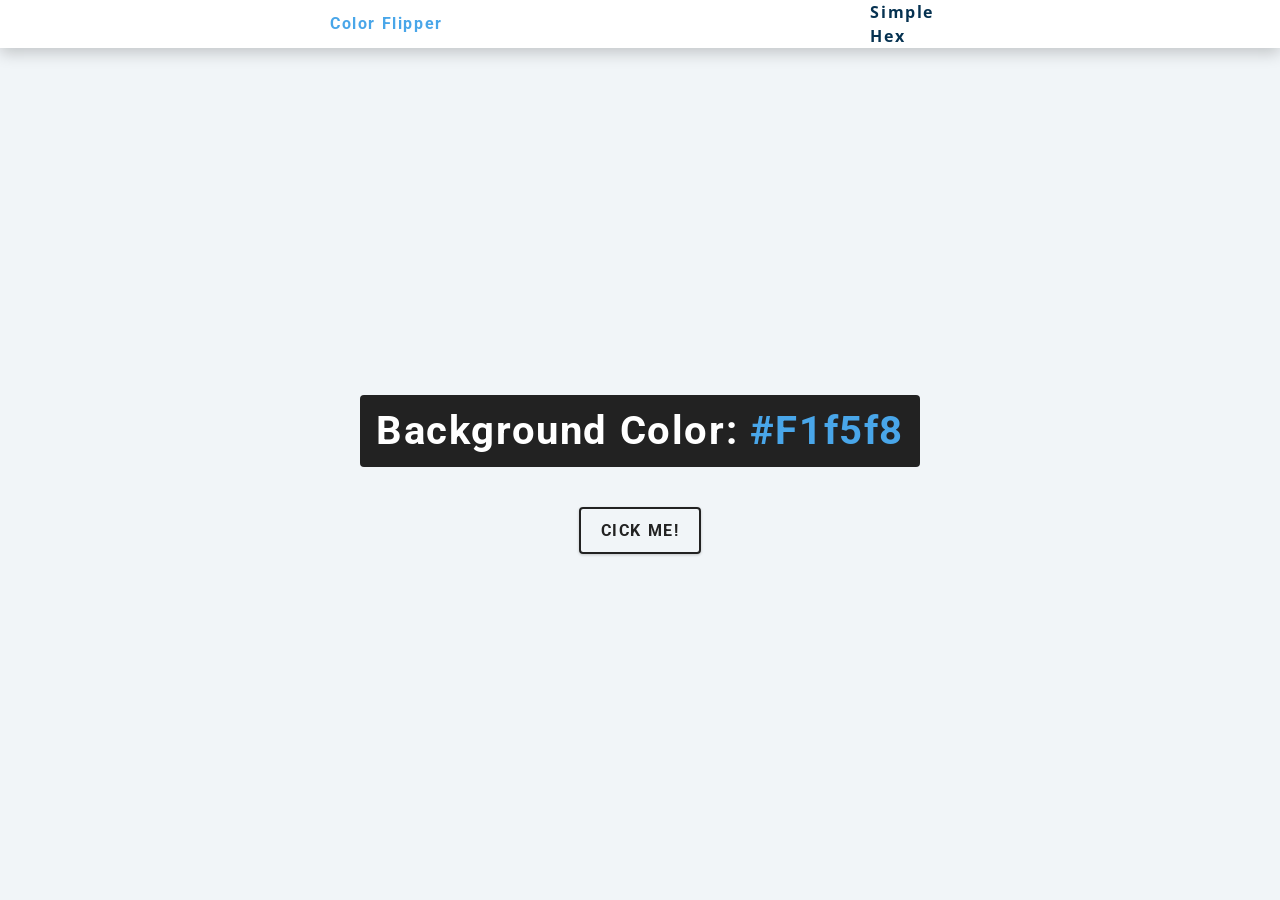
<file: Color-Flipper/index.html>
<!DOCTYPE html>
<html lang="en">
  <head>
    <meta charset="UTF-8" />
    <meta name="viewport" content="width=device-width, initial-scale=1.0" />
    <title>Color Flipper || Simple</title>

    <!-- styles -->
    <link rel="stylesheet" href="styles.css" />
  </head>
  <body>
    <nav>
      <div class="nav-center">
        <h4>Color flipper</h4>
        <ul>
          <li>
            <a href="index.html">Simple</a>
          </li>
          <li>
            <a href="hex.html">Hex</a>
          </li>
        </ul>
      </div>
    </nav>
    <main>
      <div class="container">
        <h2>Background Color: <span class="color">
          #f1f5f8
        </span></h2>
        <button class="btn btn-hero" id="btn">Cick Me!</button>
      </div>
    </main>
    <!-- javascript -->
    <script src="app.js"></script>
  </body>
</html>
</file>
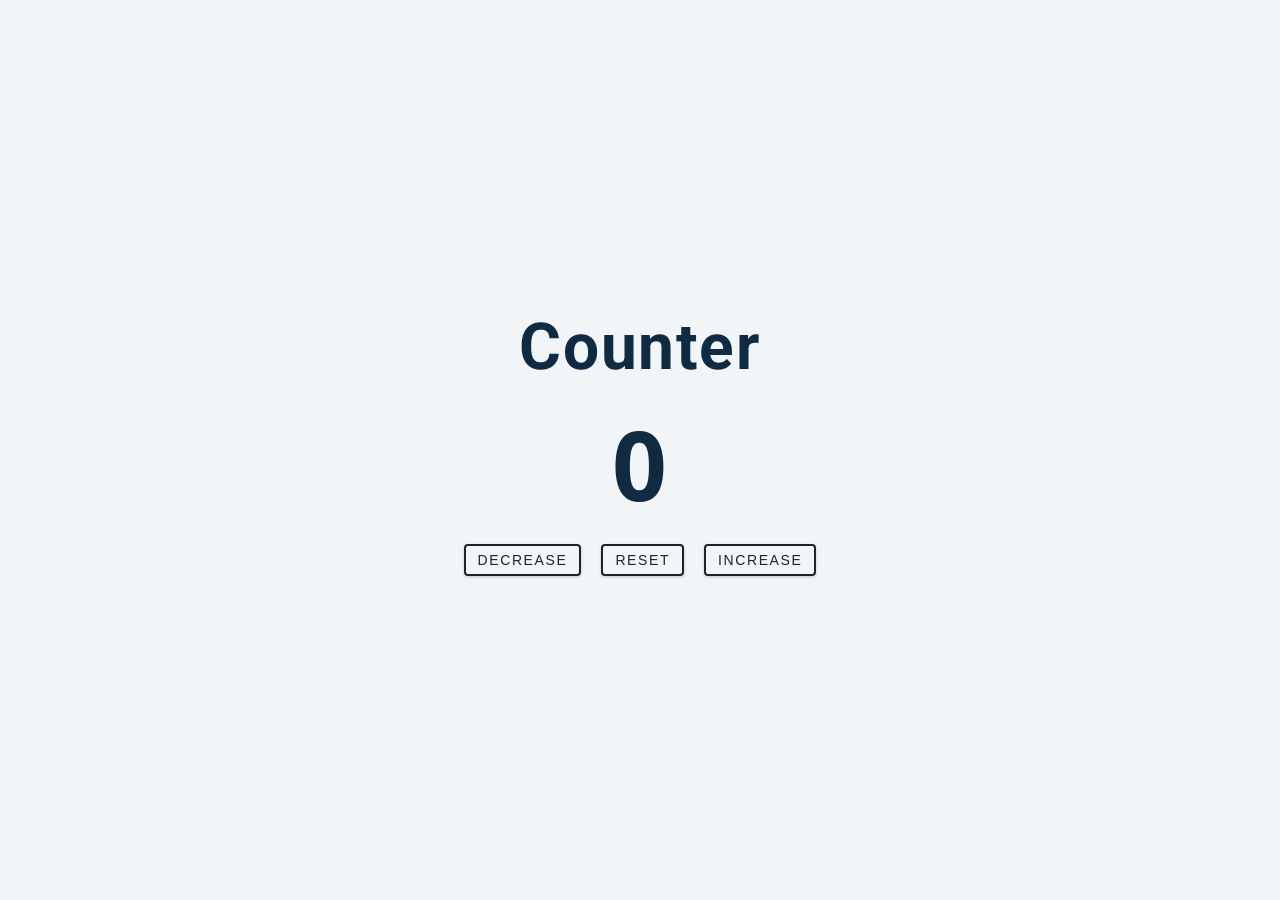
<file: Counter/index.html>
<!DOCTYPE html>
<html lang="en">
  <head>
    <meta charset="UTF-8" />
    <meta name="viewport" content="width=device-width, initial-scale=1.0" />
    <title>Counter</title>

    <!-- styles -->
    <link rel="stylesheet" href="styles.css" />
  </head>
  <body>
    <main>
      <div class="container">
        <h1>Counter</h1>
        <span id="value">0</span>
        <div class="button-container">
          <button class="btn decrease">Decrease</button>
          <button class="btn reset">Reset</button>
          <button class="btn increase">Increase</button>
        </div>
      </div>
    </main>
    <!-- javascript -->
    <script src="app.js"></script>
  </body>
</html>
</file>
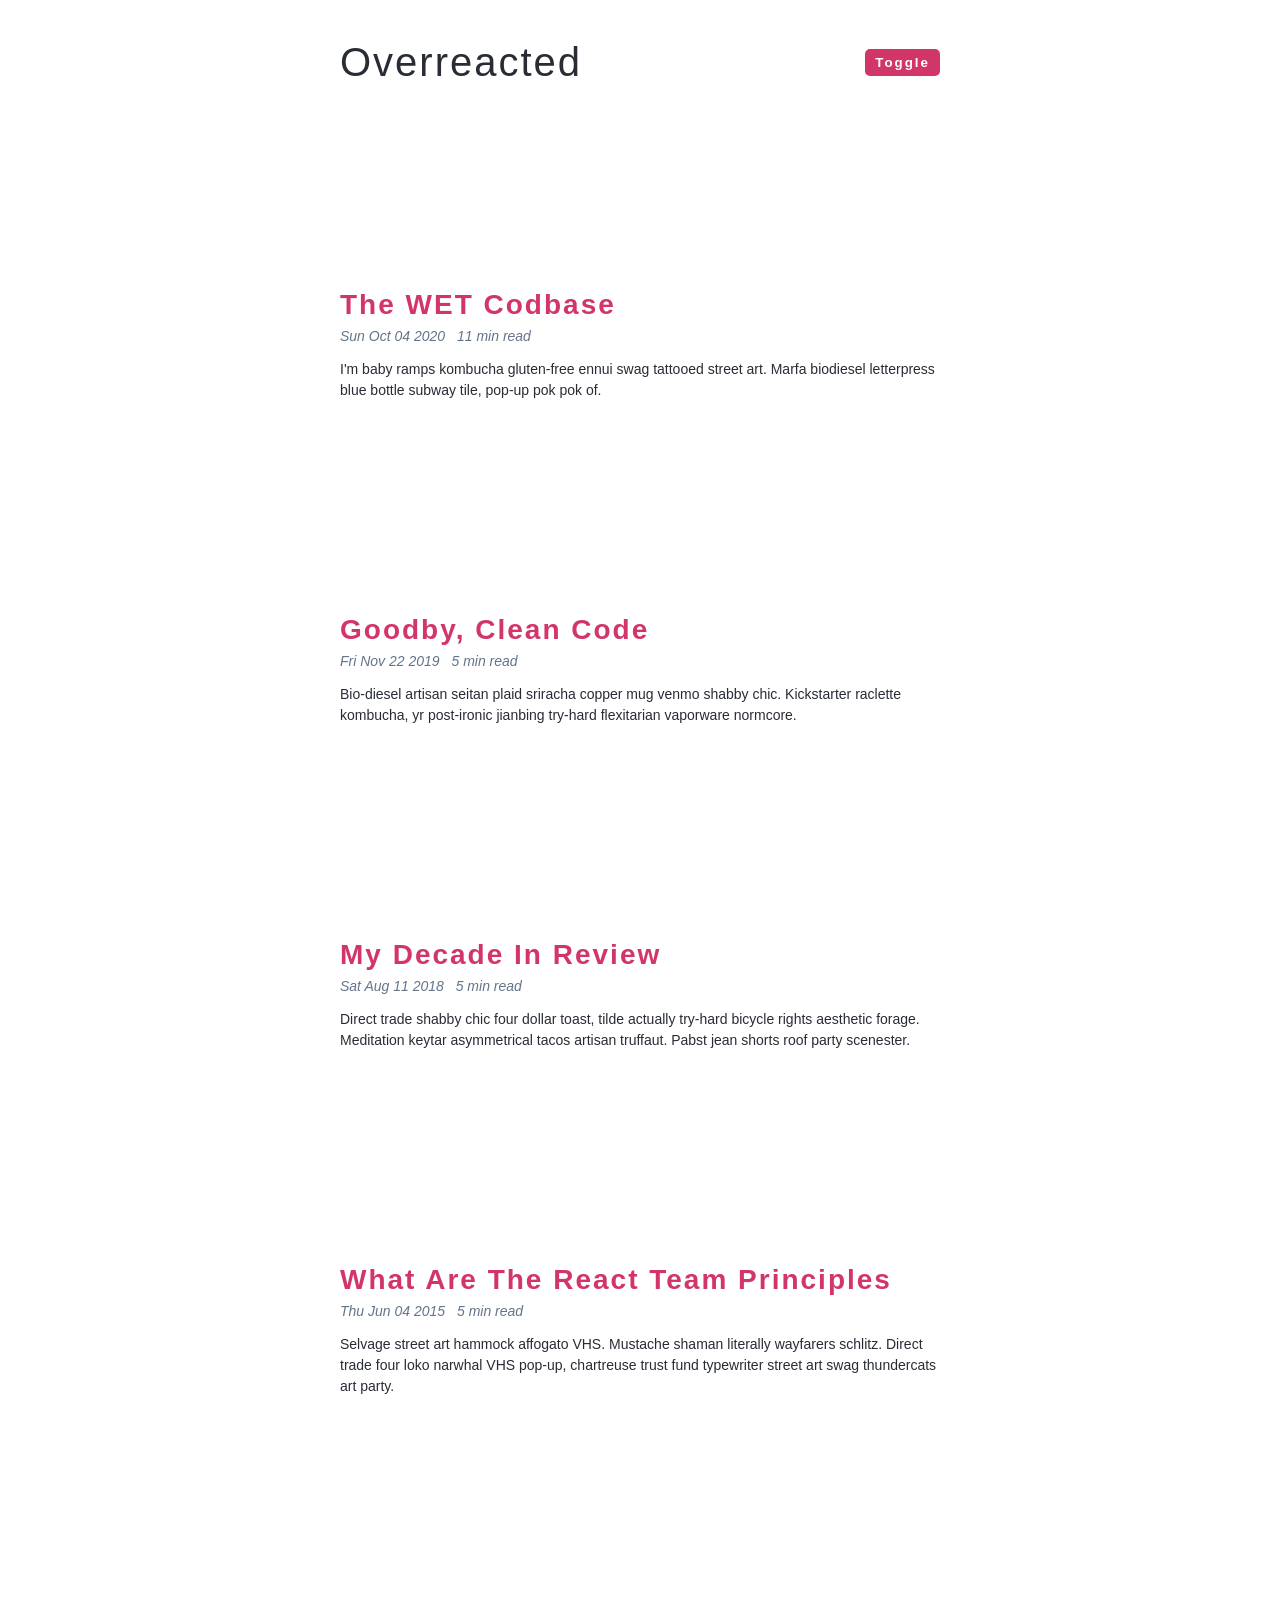
<file: Dark-mode/index.html>
<!DOCTYPE html>
<html lang="en">
  <head>
    <meta charset="UTF-8" />
    <meta http-equiv="X-UA-Compatible" content="IE=edge" />
    <meta name="viewport" content="width=device-width, initial-scale=1.0" />
    <title>Dark Mode</title>
    <link rel="stylesheet" href="./styles.css" />
  </head>
  <body>
    <nav>
      <div class="nav-center">
        <span>Overreacted</span>
        <button class="btn">Toggle</button>

      </div>
    </nav>
    <section class="articles">
      <article class="post">
        <h2>Post Title</h2>
        <div class="post-info">
          <span>Date</span> <span>5 min read</span>
        </div>
        <p>Lorem ipsum dolor sit amet consectetur adipisicing elit. Distinctio autem, dicta eius fugit dignissimos voluptatem pariatur? Animi rerum voluptas rem nam! Esse, accusantium?</p>
      </article>
    </section>   
    <script src="./data.js"></script>
    <script src="./app.js"></script>
  </body>
</html>
</file>
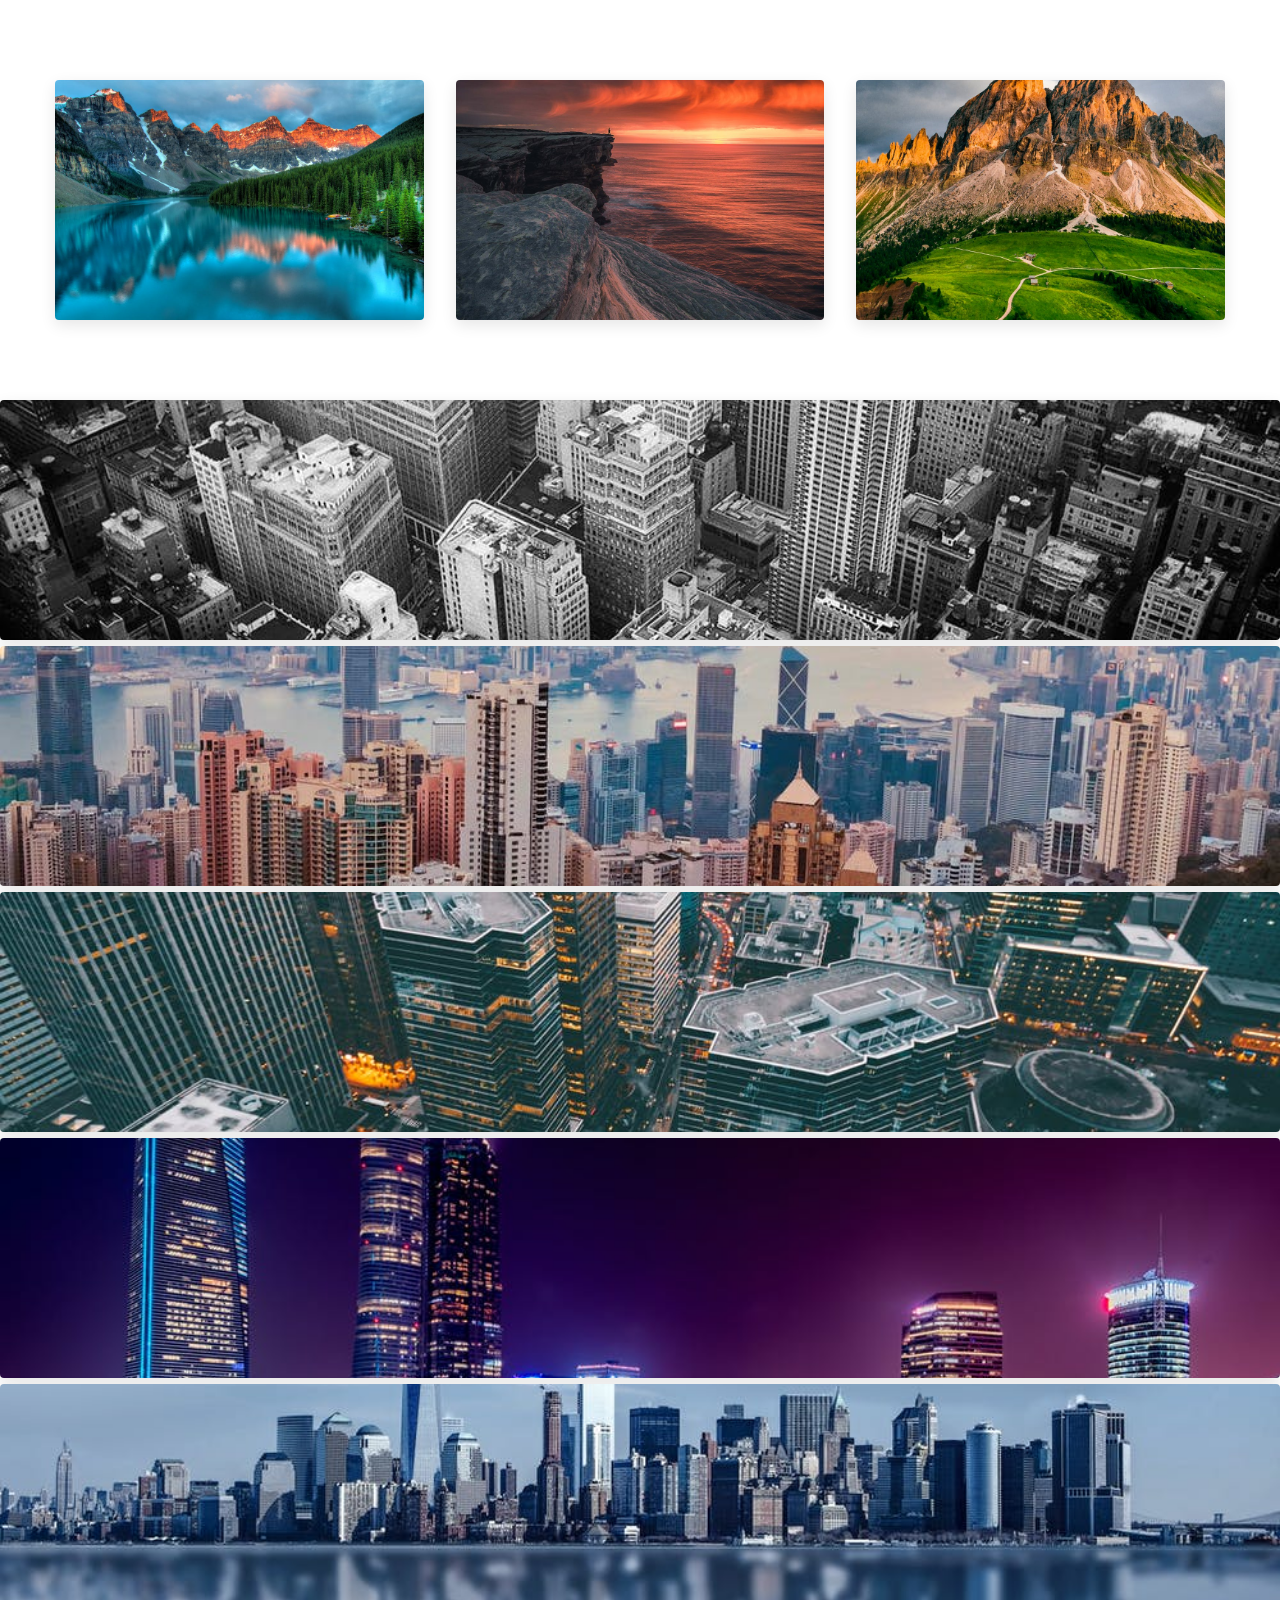
<file: gallery/index.html>
<!DOCTYPE html>
<html lang="en">
  <head>
    <meta charset="UTF-8" />
    <meta name="viewport" content="width=device-width, initial-scale=1.0" />
    <title>Gallery Starter</title>
    <!-- font-awesome -->
    <link
      rel="stylesheet"
      href="https://cdnjs.cloudflare.com/ajax/libs/font-awesome/5.14.0/css/all.min.css"
    />
    <!-- styles -->
    <link rel="stylesheet" href="styles.css" />
  </head>
  <body>
    <!-- Nature -->
    <section class="section nature">
      <img
        src="./images/nature-1.jpeg"
        alt="nature"
        title="nature-1"
        class="img"
        data-id="1"
      />
      <img
        src="./images/nature-2.jpeg"
        alt="nature"
        title="nature-2"
        class="img"
        data-id="2"
      />
      <img
        src="./images/nature-3.jpeg"
        alt="nature"
        title="nature-3"
        class="img"
        data-id="3"
      />
    </section>
    <!-- city-->
    <section class="sections city">
      <img
        src="./images/city-1.jpeg"
        alt="city"
        title="city-1"
        class="img"
        data-id="1"
      />
      <img
        src="./images/city-2.jpeg"
        alt="city"
        title="city-2"
        class="img"
        data-id="2"
      />
      <img
        src="./images/city-3.jpeg"
        alt="city"
        title="city-3"
        class="img"
        data-id="3"
      />
      <img
        src="./images/city-4.jpeg"
        alt="city"
        title="city-4"
        class="img"
        data-id="4"
      />
      <img
        src="./images/city-5.jpeg"
        alt="city"
        title="city-5"
        class="img"
        data-id="5"
      />
    </section>
    <!-- Modal -->
    <div class="modal">
      <button class="close-btn">
        <i class="fas fa-times"></i>
      </button>
      <div class="modal-content">
        <!-- prev next button -->
        <button class="prev-btn">
          <i class="fas fa-chevron-left"></i></button
        ><button class="next-btn">
          <i class="fas fa-chevron-right"></i>
        </button>
        <!-- content -->
        <img src="./images/city-1.jpeg" alt="city" class="main-img" />
        <h3 class="image-name">Image Name</h3>
        <div class="modal-images">
          <img
            src="./images/city-5.jpeg"
            alt="city"
            title="city-5"
            class="modal-img selected"
            data-id="5"
          />
        </div>
      </div>
    </div>
    <!-- Javascript -->
    <script src="app.js"></script>
  </body>
</html>
</file>
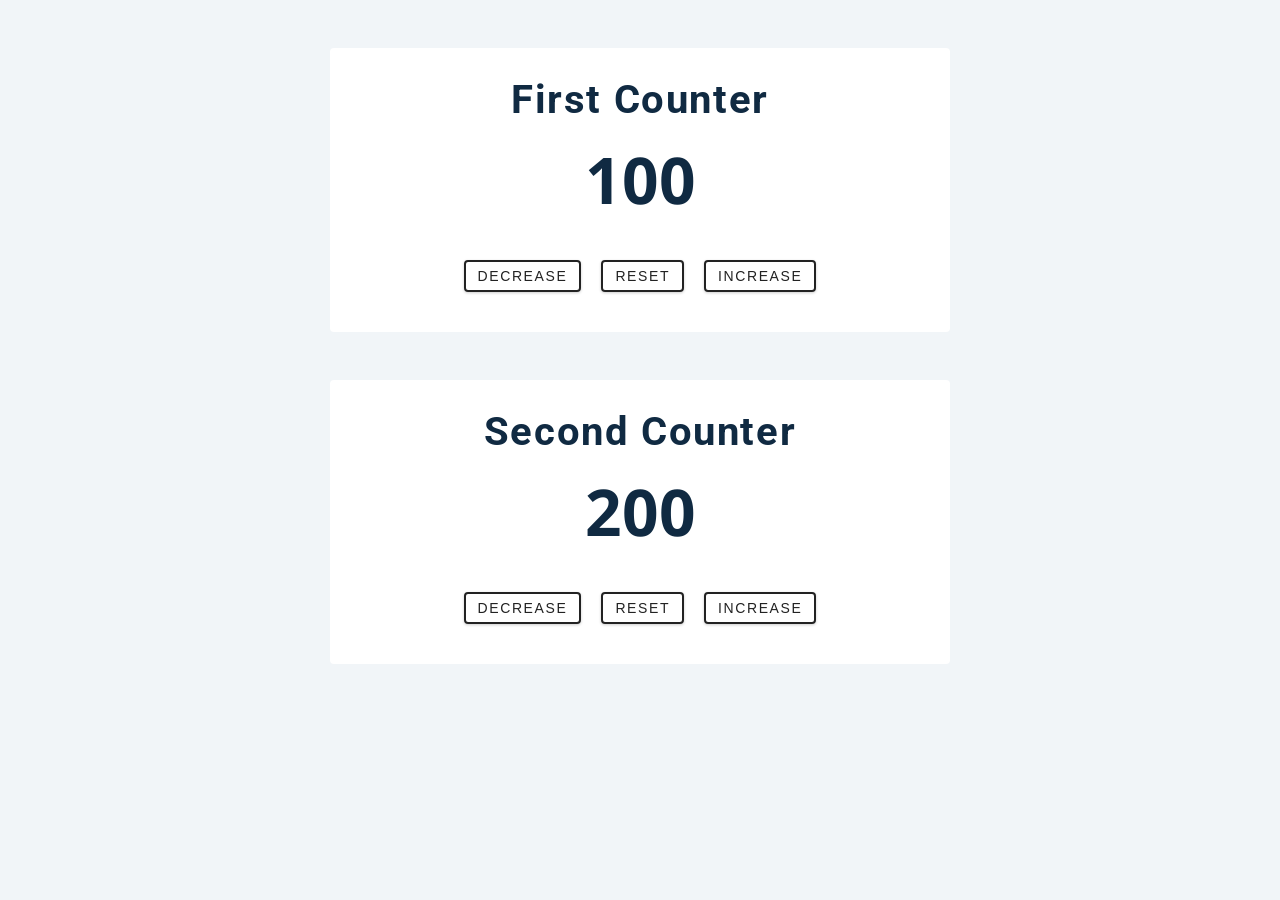
<file: NewCounter/index.html>
<!DOCTYPE html>
<html lang="en">
  <head>
    <meta charset="UTF-8" />
    <meta name="viewport" content="width=device-width, initial-scale=1.0" />
    <title>Counter</title>
    <link rel="stylesheet" href="styles.css" />
  </head>
  <body>
    <!-- First counter -->
    <div class="container first-counter">
      <h2>First Counter</h2>
      <span class="value">0</span>
      <div class="button-container">
      <button class="btn decrease">Decrease</button>
      <button class="btn reset">reset</button>
      <button class="btn increase">increase</button>
      </div>
    </div>
    <!-- Second counter -->
    <div class="container second-counter">
      <h2>Second Counter</h2>
      <span class="value">0</span>
      <div class="button-container">
        <button class="btn decrease">decrease</button>
        <button class="btn reset">reset</button>
        <button class="btn increase">increase</button>
      </div>
    </div>
    <script src="app-class.js"></script>
  </body>
</html>
</file>
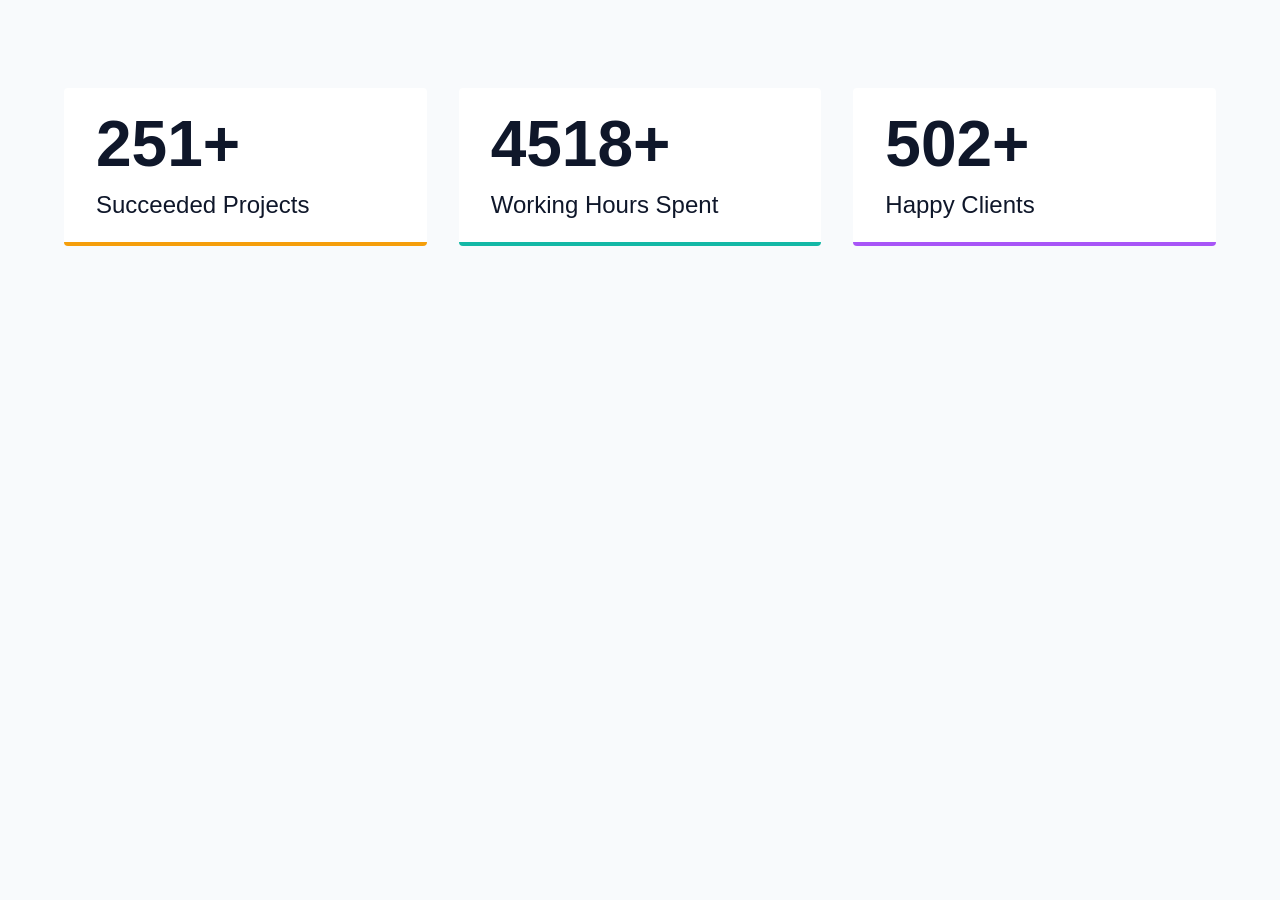
<file: Numbers/index.html>
<!DOCTYPE html>
<html lang="en">
  <head>
    <meta charset="UTF-8" />
    <meta http-equiv="X-UA-Compatible" content="IE=edge" />
    <meta name="viewport" content="width=device-width, initial-scale=1.0" />
    <title>Numbers Starter</title>
    <link rel="stylesheet" href="./styles.css" />
  </head>
  <body>
    <section class="section">
      <!-- single number -->
      <article class="article">
        <span class="number" data-value="500">0</span>
        <p>Succeeded Projects</p>
      </article>
      <!-- end of single number -->
      <!-- single number -->
      <article class="article">
        <span class="number" data-value="17140">0</span>
        <p>Working Hours Spent</p>
      </article>
      <!-- end of single number -->
      <!-- single number -->
      <article class="article">
        <span class="number" data-value="1500">0</span>
        <p>Happy Clients</p>
      </article>
      <!-- end of single number -->
    </section>
    <script src="./app.js"></script>
  </body>
</html>
</file>
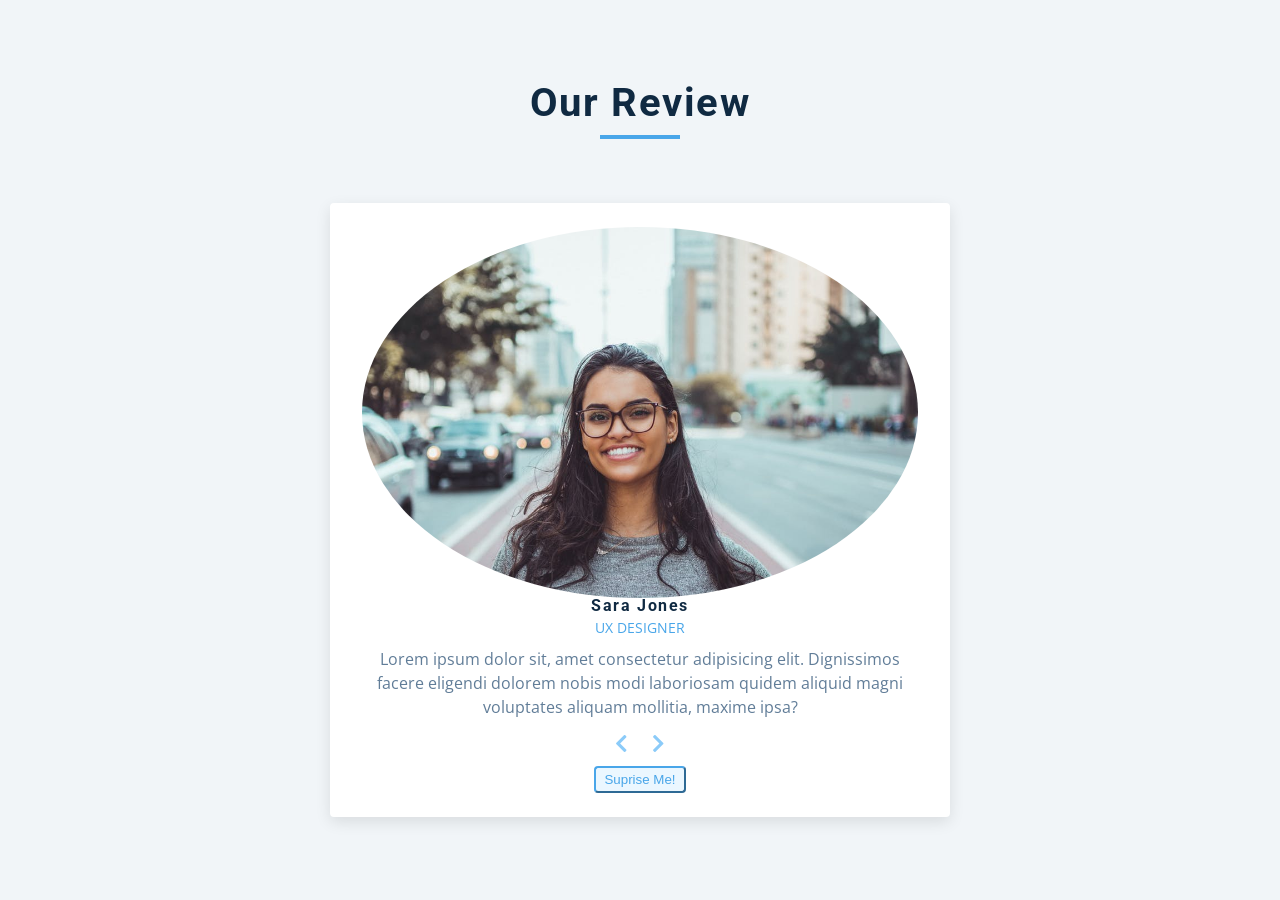
<file: Reviews/index.html>
<!DOCTYPE html>
<html lang="en">
  <head>
    <meta charset="UTF-8" />
    <meta name="viewport" content="width=device-width, initial-scale=1.0" />
    <title>Starter</title>
    <!-- font-awesome -->
    <link
      rel="stylesheet"
      href="https://cdnjs.cloudflare.com/ajax/libs/font-awesome/5.14.0/css/all.min.css"
    />

    <!-- styles -->
    <link rel="stylesheet" href="styles.css" />
  </head>
  <body>
    <main>
      <section class="container">
        <!-- Title -->
        <div class="title">
          <h2>Our Review</h2>
          <div class="underline"></div>
        </div>
        <!-- Review-->
        <article class="review">
          <div class="image-container">
            <img src="./person-1.jpeg" id="person-img" alt=''/>
          </div>
          <h4 id="author">Sara  Jones</h4>
          <p id="job">UX designer</p>
          <p id="info">Lorem ipsum dolor sit, amet consectetur adipisicing elit. Dignissimos facere eligendi dolorem nobis modi laboriosam quidem aliquid magni voluptates aliquam mollitia, maxime ipsa?</p>
          <!-- Prev next button -->
          <div class="button-container">
            <button class="btn prev-btn">
              <i class="fas fa-chevron-left"></i>
            </button>
            <button class="btn next-btn">
              <i class="fas fa-chevron-right "></i>
            </button>
          </div>
          <button class="random-btn btn">Suprise Me!</button>
        </article>
      </section>
      </main>
      <!-- javascript -->
    <script src="app.js"></script>
  </body>
</html>
</file>
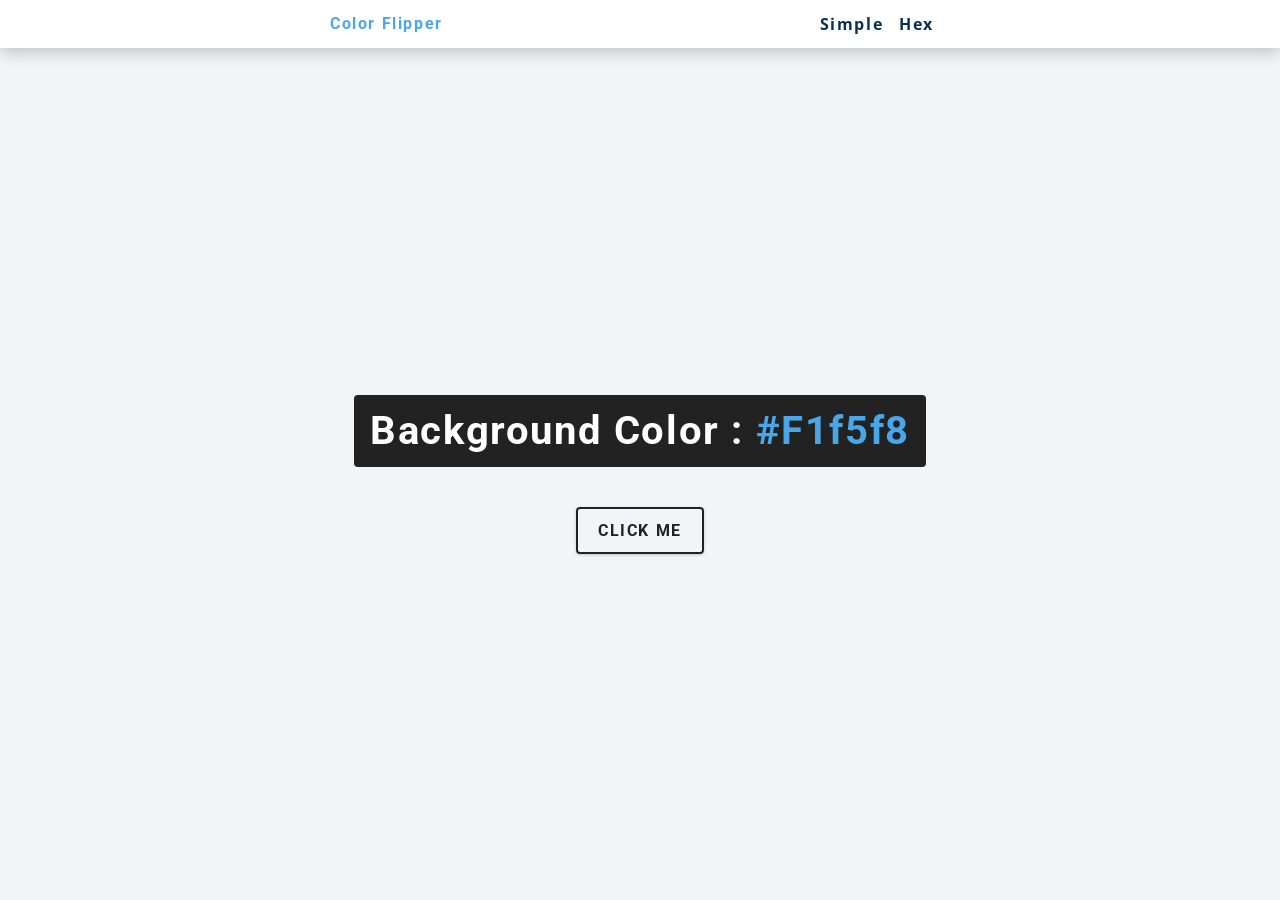
<file: Color-Flipper/hex.html>
<!DOCTYPE html>
<html lang="en">
  <head>
    <meta charset="UTF-8" />
    <meta name="viewport" content="width=device-width, initial-scale=1.0" />
    <title>
      Color Flipper || Simple
    </title>

    <!-- styles -->
    <link rel="stylesheet" href="styles.css" />
  </head>

  <body>
    <nav>
      <div class="nav-center">
        <h4>color flipper</h4>
        <ul class="nav-links">
          <li><a href="index.html">simple</a></li>
          <li><a href="hex.html">hex</a></li>
        </ul>
      </div>
    </nav>
    <main>
      <div class="container">
        <h2>background color : <span class="color">#f1f5f8</span></h2>
        <button class="btn btn-hero" id="btn">click me</button>
      </div>
    </main>
    <!-- javascript -->
    <script src="hex.js"></script>
  </body>
</html>
</file>
<file: Color-Flipper/styles.css>
/*
=============== 
Fonts
===============
*/
@import url("https://fonts.googleapis.com/css?family=Open+Sans|Roboto:400,700&display=swap");

/*
=============== 
Variables
===============
*/

:root {
  /* dark shades of primary color*/
  --clr-primary-1: hsl(205, 86%, 17%);
  --clr-primary-2: hsl(205, 77%, 27%);
  --clr-primary-3: hsl(205, 72%, 37%);
  --clr-primary-4: hsl(205, 63%, 48%);
  /* primary/main color */
  --clr-primary-5: hsl(205, 78%, 60%);
  /* lighter shades of primary color */
  --clr-primary-6: hsl(205, 89%, 70%);
  --clr-primary-7: hsl(205, 90%, 76%);
  --clr-primary-8: hsl(205, 86%, 81%);
  --clr-primary-9: hsl(205, 90%, 88%);
  --clr-primary-10: hsl(205, 100%, 96%);
  /* darkest grey - used for headings */
  --clr-grey-1: hsl(209, 61%, 16%);
  --clr-grey-2: hsl(211, 39%, 23%);
  --clr-grey-3: hsl(209, 34%, 30%);
  --clr-grey-4: hsl(209, 28%, 39%);
  /* grey used for paragraphs */
  --clr-grey-5: hsl(210, 22%, 49%);
  --clr-grey-6: hsl(209, 23%, 60%);
  --clr-grey-7: hsl(211, 27%, 70%);
  --clr-grey-8: hsl(210, 31%, 80%);
  --clr-grey-9: hsl(212, 33%, 89%);
  --clr-grey-10: hsl(210, 36%, 96%);
  --clr-white: #fff;
  --clr-red-dark: hsl(360, 67%, 44%);
  --clr-red-light: hsl(360, 71%, 66%);
  --clr-green-dark: hsl(125, 67%, 44%);
  --clr-green-light: hsl(125, 71%, 66%);
  --clr-black: #222;
  --ff-primary: "Roboto", sans-serif;
  --ff-secondary: "Open Sans", sans-serif;
  --transition: all 0.3s linear;
  --spacing: 0.1rem;
  --radius: 0.25rem;
  --light-shadow: 0 5px 15px rgba(0, 0, 0, 0.1);
  --dark-shadow: 0 5px 15px rgba(0, 0, 0, 0.2);
  --max-width: 1170px;
  --fixed-width: 620px;
}
/*
=============== 
Global Styles
===============
*/

*,
::after,
::before {
  margin: 0;
  padding: 0;
  box-sizing: border-box;
}
body {
  font-family: var(--ff-secondary);
  background: var(--clr-grey-10);
  color: var(--clr-grey-1);
  line-height: 1.5;
  font-size: 0.875rem;
}
ul {
  list-style-type: none;
}
a {
  text-decoration: none;
}
h1,
h2,
h3,
h4 {
  letter-spacing: var(--spacing);
  text-transform: capitalize;
  line-height: 1.25;
  margin-bottom: 0.75rem;
  font-family: var(--ff-primary);
}
h1 {
  font-size: 3rem;
}
h2 {
  font-size: 2rem;
}
h3 {
  font-size: 1.25rem;
}
h4 {
  font-size: 0.875rem;
}
p {
  margin-bottom: 1.25rem;
  color: var(--clr-grey-5);
}
@media screen and (min-width: 800px) {
  h1 {
    font-size: 4rem;
  }
  h2 {
    font-size: 2.5rem;
  }
  h3 {
    font-size: 1.75rem;
  }
  h4 {
    font-size: 1rem;
  }
  body {
    font-size: 1rem;
  }
  h1,
  h2,
  h3,
  h4 {
    line-height: 1;
  }
}
/*  global classes */

/* section */
.section {
  padding: 5rem 0;
}

.section-center {
  width: 90vw;
  margin: 0 auto;
  max-width: 1170px;
}
@media screen and (min-width: 992px) {
  .section-center {
    width: 95vw;
  }
}
main {
  min-height: 100vh;
  display: grid;
  place-items: center;
}

/*
=============== 
Nav
===============
*/
nav {
  background: var(--clr-white);
  height: 3rem;
  display: grid;
  align-items: center;
  box-shadow: var(--dark-shadow);
}
.nav-center {
  width: 90vw;
  max-width: var(--fixed-width);
  margin: 0 auto;
  display: flex;
  align-items: center;
  justify-content: space-between;
}
.nav-center h4 {
  margin-bottom: 0;
  color: var(--clr-primary-5);
}
.nav-links {
  display: flex;
}
nav a {
  text-transform: capitalize;
  font-weight: 700;
  font-size: 1rem;
  color: var(--clr-primary-1);
  letter-spacing: var(--spacing);
  margin-right: 1rem;
}
nav a:hover {
  color: var(--clr-primary-5);
}
/*
=============== 
Container
===============
*/
main {
  min-height: calc(100vh - 3rem);
  display: grid;
  place-items: center;
}
.container {
  text-align: center;
}
.container h2 {
  background: var(--clr-black);
  color: var(--clr-white);
  padding: 1rem;
  border-radius: var(--radius);
  margin-bottom: 2.5rem;
}
.color {
  color: var(--clr-primary-5);
}
.btn-hero {
  font-family: var(--ff-primary);
  text-transform: uppercase;
  background: transparent;
  color: var(--clr-black);
  letter-spacing: var(--spacing);
  display: inline-block;
  font-weight: 700;
  transition: var(--transition);
  border: 2px solid var(--clr-black);
  cursor: pointer;
  box-shadow: 0 1px 3px rgba(0, 0, 0, 0.2);
  border-radius: var(--radius);
  font-size: 1rem;
  padding: 0.75rem 1.25rem;
}
.btn-hero:hover {
  color: var(--clr-white);
  background: var(--clr-black);
}
</file>
<file: Counter/styles.css>
/*
=============== 
Fonts
===============
*/
@import url("https://fonts.googleapis.com/css?family=Open+Sans|Roboto:400,700&display=swap");

/*
=============== 
Variables
===============
*/

:root {
  /* dark shades of primary color*/
  --clr-primary-1: hsl(205, 86%, 17%);
  --clr-primary-2: hsl(205, 77%, 27%);
  --clr-primary-3: hsl(205, 72%, 37%);
  --clr-primary-4: hsl(205, 63%, 48%);
  /* primary/main color */
  --clr-primary-5: hsl(205, 78%, 60%);
  /* lighter shades of primary color */
  --clr-primary-6: hsl(205, 89%, 70%);
  --clr-primary-7: hsl(205, 90%, 76%);
  --clr-primary-8: hsl(205, 86%, 81%);
  --clr-primary-9: hsl(205, 90%, 88%);
  --clr-primary-10: hsl(205, 100%, 96%);
  /* darkest grey - used for headings */
  --clr-grey-1: hsl(209, 61%, 16%);
  --clr-grey-2: hsl(211, 39%, 23%);
  --clr-grey-3: hsl(209, 34%, 30%);
  --clr-grey-4: hsl(209, 28%, 39%);
  /* grey used for paragraphs */
  --clr-grey-5: hsl(210, 22%, 49%);
  --clr-grey-6: hsl(209, 23%, 60%);
  --clr-grey-7: hsl(211, 27%, 70%);
  --clr-grey-8: hsl(210, 31%, 80%);
  --clr-grey-9: hsl(212, 33%, 89%);
  --clr-grey-10: hsl(210, 36%, 96%);
  --clr-white: #fff;
  --clr-red-dark: hsl(360, 67%, 44%);
  --clr-red-light: hsl(360, 71%, 66%);
  --clr-green-dark: hsl(125, 67%, 44%);
  --clr-green-light: hsl(125, 71%, 66%);
  --clr-black: #222;
  --ff-primary: "Roboto", sans-serif;
  --ff-secondary: "Open Sans", sans-serif;
  --transition: all 0.3s linear;
  --spacing: 0.1rem;
  --radius: 0.25rem;
  --light-shadow: 0 5px 15px rgba(0, 0, 0, 0.1);
  --dark-shadow: 0 5px 15px rgba(0, 0, 0, 0.2);
  --max-width: 1170px;
  --fixed-width: 620px;
}
/*
=============== 
Global Styles
===============
*/

*,
::after,
::before {
  margin: 0;
  padding: 0;
  box-sizing: border-box;
}
body {
  font-family: var(--ff-secondary);
  background: var(--clr-grey-10);
  color: var(--clr-grey-1);
  line-height: 1.5;
  font-size: 0.875rem;
}
ul {
  list-style-type: none;
}
a {
  text-decoration: none;
}
h1,
h2,
h3,
h4 {
  letter-spacing: var(--spacing);
  text-transform: capitalize;
  line-height: 1.25;
  margin-bottom: 0.75rem;
  font-family: var(--ff-primary);
}
h1 {
  font-size: 3rem;
}
h2 {
  font-size: 2rem;
}
h3 {
  font-size: 1.25rem;
}
h4 {
  font-size: 0.875rem;
}
p {
  margin-bottom: 1.25rem;
  color: var(--clr-grey-5);
}
@media screen and (min-width: 800px) {
  h1 {
    font-size: 4rem;
  }
  h2 {
    font-size: 2.5rem;
  }
  h3 {
    font-size: 1.75rem;
  }
  h4 {
    font-size: 1rem;
  }
  body {
    font-size: 1rem;
  }
  h1,
  h2,
  h3,
  h4 {
    line-height: 1;
  }
}
/*  global classes */

/* section */
.section {
  padding: 5rem 0;
}

.section-center {
  width: 90vw;
  margin: 0 auto;
  max-width: 1170px;
}
@media screen and (min-width: 992px) {
  .section-center {
    width: 95vw;
  }
}
main {
  min-height: 100vh;
  display: grid;
  place-items: center;
}

/*
=============== 
Counter
===============
*/

main {
  min-height: 100vh;
  display: grid;
  place-items: center;
}
.container {
  text-align: center;
}
#value {
  font-size: 6rem;
  font-weight: bold;
}
.btn {
  text-transform: uppercase;
  background: transparent;
  color: var(--clr-black);
  padding: 0.375rem 0.75rem;
  letter-spacing: var(--spacing);
  display: inline-block;
  transition: var(--transition);
  font-size: 0.875rem;
  border: 2px solid var(--clr-black);
  cursor: pointer;
  box-shadow: 0 1px 3px rgba(0, 0, 0, 0.2);
  border-radius: var(--radius);
  margin: 0.5rem;
}
.btn:hover {
  color: var(--clr-white);
  background: var(--clr-black);
}
</file>
<file: Dark-mode/styles.css>
/*
=============== 
Global Styles
===============
*/

:root {
  --clr-bcg: #fff;
  --clr-font: #282c35;
  --clr-primary: #d23669;
  --clr-grey: #64748b;
}

.dark-theme{
  --clr-bcg: #282c35;
  --clr-font: #fff;
  --clr-primary: #ffa7c4;
  --clr-grey: #cbd5e1;
}
*,
::after,
::before {
  margin: 0;
  padding: 0;
  box-sizing: border-box;
}
body {
  font-family: -apple-system, BlinkMacSystemFont, 'Segoe UI', Roboto, Oxygen,
    Ubuntu, Cantarell, 'Open Sans', 'Helvetica Neue', sans-serif;
  background: var(--clr-bcg);
  color: var(--clr-font);
  line-height: 1.5;
  font-size: 0.875rem;
  transition: all 0.3s linear;
}

/*
=============== 
Navbar
===============
*/
.nav-center {
  width: 90vw;
  max-width: 600px;
  margin: 0 auto;
  display: flex;
  justify-content: space-between;
  align-items: center;
  padding: 2rem 0;
}
.nav-center span {
  font-size: 2.5rem;
  text-transform: capitalize;
  letter-spacing: 2px;
}
.btn {
  background: var(--clr-primary);
  color: var(--clr-bcg);
  padding: 0.25rem 0.5rem;
  border-radius: 5px;
  border-color: transparent;
  text-transform: capitalize;
  transition: all 0.3s linear;
  font-weight: bold;
  letter-spacing: 2px;
  cursor: pointer;
}

.articles {
  padding: 5rem 0;
  width: 90vw;
  max-width: 600px;
  margin: 0 auto;
}
.post {
  margin-bottom: 3rem;
}

.post h2 {
  color: var(--clr-primary);
  text-transform: capitalize;
  letter-spacing: 2px;
  font-size: 1.75rem;
}
.post-info {
  margin-bottom: 0.75rem;
  font-style: italic;
  color: var(--clr-grey);
}
.post-info span {
  margin-right: 0.5rem;
}
</file>
<file: gallery/styles.css>
/*
=============== 
Fonts
===============
*/
@import url('https://fonts.googleapis.com/css?family=Open+Sans|Roboto:400,700&display=swap');

/*
=============== 
Variables
===============
*/

:root {
  /* dark shades of primary color*/
  --clr-primary-1: hsl(205, 86%, 17%);
  --clr-primary-2: hsl(205, 77%, 27%);
  --clr-primary-3: hsl(205, 72%, 37%);
  --clr-primary-4: hsl(205, 63%, 48%);
  /* primary/main color */
  --clr-primary-5: hsl(205, 78%, 60%);
  /* lighter shades of primary color */
  --clr-primary-6: hsl(205, 89%, 70%);
  --clr-primary-7: hsl(205, 90%, 76%);
  --clr-primary-8: hsl(205, 86%, 81%);
  --clr-primary-9: hsl(205, 90%, 88%);
  --clr-primary-10: hsl(205, 100%, 96%);
  /* darkest grey - used for headings */
  --clr-grey-1: hsl(209, 61%, 16%);
  --clr-grey-2: hsl(211, 39%, 23%);
  --clr-grey-3: hsl(209, 34%, 30%);
  --clr-grey-4: hsl(209, 28%, 39%);
  /* grey used for paragraphs */
  --clr-grey-5: hsl(210, 22%, 49%);
  --clr-grey-6: hsl(209, 23%, 60%);
  --clr-grey-7: hsl(211, 27%, 70%);
  --clr-grey-8: hsl(210, 31%, 80%);
  --clr-grey-9: hsl(212, 33%, 89%);
  --clr-grey-10: hsl(210, 36%, 96%);
  --clr-white: #fff;
  --clr-red-dark: hsl(360, 67%, 44%);
  --clr-red-light: hsl(360, 71%, 66%);
  --clr-green-dark: hsl(125, 67%, 44%);
  --clr-green-light: hsl(125, 71%, 66%);
  --clr-black: #222;
  --ff-primary: 'Roboto', sans-serif;
  --ff-secondary: 'Open Sans', sans-serif;
  --transition: all 0.3s linear;
  --spacing: 0.1rem;
  --radius: 0.25rem;
  --light-shadow: 0 5px 15px rgba(0, 0, 0, 0.1);
  --dark-shadow: 0 5px 15px rgba(0, 0, 0, 0.4);
  --max-width: 1170px;
  --fixed-width: 620px;
}
/*
=============== 
Global Styles
===============
*/

*,
::after,
::before {
  margin: 0;
  padding: 0;
  box-sizing: border-box;
}
body {
  font-family: var(--ff-secondary);
  background: var(--clr-white);
  color: var(--clr-grey-1);
  line-height: 1.5;
  font-size: 0.875rem;
}
ul {
  list-style-type: none;
}
a {
  text-decoration: none;
}
h1,
h2,
h3,
h4 {
  letter-spacing: var(--spacing);
  text-transform: capitalize;
  line-height: 1.25;
  margin-bottom: 0.75rem;
  font-family: var(--ff-primary);
}
h1 {
  font-size: 3rem;
}
h2 {
  font-size: 2rem;
}
h3 {
  font-size: 1.25rem;
}
h4 {
  font-size: 0.875rem;
}
p {
  margin-bottom: 1.25rem;
  color: var(--clr-grey-5);
}
@media screen and (min-width: 800px) {
  h1 {
    font-size: 4rem;
  }
  h2 {
    font-size: 2.5rem;
  }
  h3 {
    font-size: 1.75rem;
  }
  h4 {
    font-size: 1rem;
  }
  body {
    font-size: 1rem;
  }
  h1,
  h2,
  h3,
  h4 {
    line-height: 1;
  }
}
/*  global classes */

/* section */
.section {
  padding: 5rem 0;
  width: 90vw;
  margin: 0 auto;
  max-width: 1170px;
  display: grid;
  gap: 2rem;
}
@media screen and (min-width: 768px) {
  .section {
    display: grid;
    grid-template-columns: 1fr 1fr;
  }
}
@media screen and (min-width: 992px) {
  .section {
    grid-template-columns: 1fr 1fr 1fr;
    width: 95vw;
  }
  .prev-btn {
    left: -4.5rem;
  }
  .next-btn {
    right: -4.5rem;
  }
}
.img {
  width: 100%;
  height: 100%;
  object-fit: cover;
  border-radius: var(--radius);
  cursor: pointer;
  transition: var(--transition);
  box-shadow: var(--light-shadow);
  height: 15rem;
}
.img:hover {
  box-shadow: var(--dark-shadow);
}

/*
=============== 
Modal
===============
*/

.modal {
  position: fixed;
  z-index: -1;
  left: 0;
  top: 0;
  width: 100%;
  height: 100%;
  background: rgb(0, 0, 0);
  transition: var(--transition);
  opacity: 0;
  min-height: 100vh;
  overflow: scroll;
}
.modal.open {
  opacity: 1;
  z-index: 999;
}
.close-btn {
  position: absolute;
  top: 1rem;
  right: 1rem;
  font-size: 3rem;
  color: var(--clr-white);
  background: transparent;
  border-color: transparent;
  cursor: pointer;
}
.next-btn,
.prev-btn {
  position: absolute;
  top: 10rem;
  transform: translateY(-50%);
  background: transparent;
  font-size: 2rem;
  color: var(--clr-white);
  border-color: transparent;
  cursor: pointer;
}
.prev-btn {
  left: -2.5rem;
}
.next-btn {
  right: -2.5rem;
}
@media screen and (min-width: 768px) {
  .prev-btn {
    left: -4rem;
  }
  .next-btn {
    right: -4rem;
  }
}

.modal-content {
  width: 80%;
  max-width: var(--max-width);
  margin: 0 auto;
  margin-top: 10rem;
  position: relative;
}
.main-img {
  width: 100%;
  height: 20rem;
  object-fit: cover;
  border-radius: var(--radius);
}
.image-name {
  text-align: center;
  margin: 1rem 0 3rem;
  color: var(--clr-white);
}
.modal-images {
  display: grid;
  grid-template-columns: repeat(5, 1fr);
}
.modal-img {
  width: 100%;
  height: 5rem;
  object-fit: cover;
  opacity: 0.5;
  transition: var(--transition);
  cursor: pointer;
}
.modal-img:hover {
  opacity: 1;
}
.modal-img.selected {
  opacity: 1;
}
</file>
<file: NewCounter/styles.css>
/*
=============== 
Fonts
===============
*/
@import url('https://fonts.googleapis.com/css?family=Open+Sans|Roboto:400,700&display=swap');

/*
=============== 
Variables
===============
*/

:root {
  /* dark shades of primary color*/
  --clr-primary-1: hsl(205, 86%, 17%);
  --clr-primary-2: hsl(205, 77%, 27%);
  --clr-primary-3: hsl(205, 72%, 37%);
  --clr-primary-4: hsl(205, 63%, 48%);
  /* primary/main color */
  --clr-primary-5: hsl(205, 78%, 60%);
  /* lighter shades of primary color */
  --clr-primary-6: hsl(205, 89%, 70%);
  --clr-primary-7: hsl(205, 90%, 76%);
  --clr-primary-8: hsl(205, 86%, 81%);
  --clr-primary-9: hsl(205, 90%, 88%);
  --clr-primary-10: hsl(205, 100%, 96%);
  /* darkest grey - used for headings */
  --clr-grey-1: hsl(209, 61%, 16%);
  --clr-grey-2: hsl(211, 39%, 23%);
  --clr-grey-3: hsl(209, 34%, 30%);
  --clr-grey-4: hsl(209, 28%, 39%);
  /* grey used for paragraphs */
  --clr-grey-5: hsl(210, 22%, 49%);
  --clr-grey-6: hsl(209, 23%, 60%);
  --clr-grey-7: hsl(211, 27%, 70%);
  --clr-grey-8: hsl(210, 31%, 80%);
  --clr-grey-9: hsl(212, 33%, 89%);
  --clr-grey-10: hsl(210, 36%, 96%);
  --clr-white: #fff;
  --clr-red-dark: hsl(360, 67%, 44%);
  --clr-red-light: hsl(360, 71%, 66%);
  --clr-green-dark: hsl(125, 67%, 44%);
  --clr-green-light: hsl(125, 71%, 66%);
  --clr-black: #222;
  --ff-primary: 'Roboto', sans-serif;
  --ff-secondary: 'Open Sans', sans-serif;
  --transition: all 0.3s linear;
  --spacing: 0.1rem;
  --radius: 0.25rem;
  --light-shadow: 0 5px 15px rgba(0, 0, 0, 0.1);
  --dark-shadow: 0 5px 15px rgba(0, 0, 0, 0.2);
  --max-width: 1170px;
  --fixed-width: 620px;
}
/*
=============== 
Global Styles
===============
*/

*,
::after,
::before {
  margin: 0;
  padding: 0;
  box-sizing: border-box;
}
body {
  font-family: var(--ff-secondary);
  background: var(--clr-grey-10);
  color: var(--clr-grey-1);
  line-height: 1.5;
  font-size: 0.875rem;
}
ul {
  list-style-type: none;
}
a {
  text-decoration: none;
}
h1,
h2,
h3,
h4 {
  letter-spacing: var(--spacing);
  text-transform: capitalize;
  line-height: 1.25;
  margin-bottom: 0.75rem;
  font-family: var(--ff-primary);
}
h1 {
  font-size: 3rem;
}
h2 {
  font-size: 2rem;
}
h3 {
  font-size: 1.25rem;
}
h4 {
  font-size: 0.875rem;
}
p {
  margin-bottom: 1.25rem;
  color: var(--clr-grey-5);
}
@media screen and (min-width: 800px) {
  h1 {
    font-size: 4rem;
  }
  h2 {
    font-size: 2.5rem;
  }
  h3 {
    font-size: 1.75rem;
  }
  h4 {
    font-size: 1rem;
  }
  body {
    font-size: 1rem;
  }
  h1,
  h2,
  h3,
  h4 {
    line-height: 1;
  }
}
/*  global classes */

/* section */
.section {
  padding: 5rem 0;
}

.section-center {
  width: 90vw;
  margin: 0 auto;
  max-width: 1170px;
}
@media screen and (min-width: 992px) {
  .section-center {
    width: 95vw;
  }
}
main {
  min-height: 100vh;
  display: grid;
  place-items: center;
}

/*
=============== 
Counter
===============
*/

.container {
  text-align: center;
  margin: 3rem auto;
  background: var(--clr-white);
  border-radius: var(--radius);
  width: 90vw;
  max-width: var(--fixed-width);
  padding: 2rem;
}
.value {
  font-size: 4rem;
  font-weight: bold;
  margin-bottom: 1.5rem;
  display: inline-block;
}
.btn {
  text-transform: uppercase;
  background: transparent;
  color: var(--clr-black);
  padding: 0.375rem 0.75rem;
  letter-spacing: var(--spacing);
  display: inline-block;
  transition: var(--transition);
  font-size: 0.875rem;
  border: 2px solid var(--clr-black);
  cursor: pointer;
  box-shadow: 0 1px 3px rgba(0, 0, 0, 0.2);
  border-radius: var(--radius);
  margin: 0.5rem;
}
.btn:hover {
  color: var(--clr-white);
  background: var(--clr-black);
}
</file>
<file: Numbers/styles.css>
*,
::after,
::before {
  box-sizing: border-box;
}

:root {
  --primary-100: hsl(21, 94%, 87%);
  --primary-200: hsl(21, 80%, 74%);
  --primary-300: hsl(21, 65%, 59%);
  --primary-400: hsl(21, 57%, 50%);
  /* primary/main color */
  --primary-500: hsl(21, 62%, 45%);
  --primary-600: hsl(21, 77%, 34%);
  --primary-700: hsl(21, 81%, 29%);
  --primary-800: hsl(21, 84%, 25%);
  --primary-900: hsl(21, 91%, 17%);

  /* grey */
  --grey-50: #f8fafc;
  --grey-100: #f1f5f9;
  --grey-200: #e2e8f0;
  --grey-300: #cbd5e1;
  --grey-400: #94a3b8;
  --grey-500: #64748b;
  --grey-600: #475569;
  --grey-700: #334155;
  --grey-800: #1e293b;
  --grey-900: #0f172a;
  /* rest of the colors */
  --black: #222;
  --white: #fff;
  --red-light: #f8d7da;
  --red-dark: #842029;
  --green-light: #d1e7dd;
  --green-dark: #0f5132;

  --smallText: 0.7em;
  /* rest of the vars */
  --backgroundColor: var(--grey-50);
  --textColor: var(--grey-900);
  --borderRadius: 0.25rem;
  --letterSpacing: 1px;
  --transition: 0.3s ease-in-out all;
  --max-width: 1120px;
  --fixed-width: 600px;
  --fluid-width: 90vw;
  /* box shadow*/
  --shadow-1: 0 1px 3px 0 rgba(0, 0, 0, 0.1), 0 1px 2px 0 rgba(0, 0, 0, 0.06);
  --shadow-2: 0 4px 6px -1px rgba(0, 0, 0, 0.1),
    0 2px 4px -1px rgba(0, 0, 0, 0.06);
  --shadow-3: 0 10px 15px -3px rgba(0, 0, 0, 0.1),
    0 4px 6px -2px rgba(0, 0, 0, 0.05);
  --shadow-4: 0 20px 25px -5px rgba(0, 0, 0, 0.1),
    0 10px 10px -5px rgba(0, 0, 0, 0.04);
}

body {
  background: var(--backgroundColor);
  font-family: -apple-system, BlinkMacSystemFont, 'Segoe UI', Roboto, Oxygen,
    Ubuntu, Cantarell, 'Open Sans', 'Helvetica Neue', sans-serif;
  font-weight: 400;
  line-height: 1.75;
  color: var(--textColor);
}

p {
  margin-bottom: 1.5rem;
  max-width: 40em;
}

h1,
h2,
h3,
h4,
h5 {
  margin: 0;
  margin-bottom: 1.38rem;
  font-family: var(--headingFont);
  font-weight: 400;
  line-height: 1.3;
  text-transform: capitalize;
  letter-spacing: var(--letterSpacing);
}

h1 {
  margin-top: 0;
  font-size: 3.052rem;
}

h2 {
  font-size: 2.441rem;
}

h3 {
  font-size: 1.953rem;
}

h4 {
  font-size: 1.563rem;
}

h5 {
  font-size: 1.25rem;
}

small,
.text-small {
  font-size: var(--smallText);
}

a {
  text-decoration: none;
}
ul {
  list-style-type: none;
  padding: 0;
}

.img {
  width: 100%;
  display: block;
  object-fit: cover;
}
/*
=============== 
Numbers 
===============
*/

section {
  padding: 5rem 0;
  width: 90vw;
  max-width: 1170px;
  margin: 0 auto;
  display: grid;
  gap: 2rem;
}

@media screen and (min-width: 768px) {
  section {
    grid-template-columns: 1fr 1fr;
  }
}
@media screen and (min-width: 992px) {
  section {
    grid-template-columns: 1fr 1fr 1fr;
  }
}

article {
  background: var(--white);
  padding: 1rem 2rem;
  border-radius: var(--borderRadius);
  border-bottom: 4px solid transparent;
}

article span {
  font-size: 4rem;
  font-weight: 700;
  line-height: 1.25;
}

article p {
  margin: 0;
  text-transform: capitalize;
  font-size: 1.5rem;
}

article:nth-of-type(1) {
  border-bottom-color: #f59e0b;
}
article:nth-of-type(2) {
  border-bottom-color: #14b8a6;
}
article:nth-of-type(3) {
  border-bottom-color: #a855f7;
}
</file>
<file: Reviews/styles.css>
/*
=============== 
Fonts
===============
*/
@import url("https://fonts.googleapis.com/css?family=Open+Sans|Roboto:400,700&display=swap");

/*
=============== 
Variables
===============
*/

:root {
  /* dark shades of primary color*/
  --clr-primary-1: hsl(205, 86%, 17%);
  --clr-primary-2: hsl(205, 77%, 27%);
  --clr-primary-3: hsl(205, 72%, 37%);
  --clr-primary-4: hsl(205, 63%, 48%);
  /* primary/main color */
  --clr-primary-5: hsl(205, 78%, 60%);
  /* lighter shades of primary color */
  --clr-primary-6: hsl(205, 89%, 70%);
  --clr-primary-7: hsl(205, 90%, 76%);
  --clr-primary-8: hsl(205, 86%, 81%);
  --clr-primary-9: hsl(205, 90%, 88%);
  --clr-primary-10: hsl(205, 100%, 96%);
  /* darkest grey - used for headings */
  --clr-grey-1: hsl(209, 61%, 16%);
  --clr-grey-2: hsl(211, 39%, 23%);
  --clr-grey-3: hsl(209, 34%, 30%);
  --clr-grey-4: hsl(209, 28%, 39%);
  /* grey used for paragraphs */
  --clr-grey-5: hsl(210, 22%, 49%);
  --clr-grey-6: hsl(209, 23%, 60%);
  --clr-grey-7: hsl(211, 27%, 70%);
  --clr-grey-8: hsl(210, 31%, 80%);
  --clr-grey-9: hsl(212, 33%, 89%);
  --clr-grey-10: hsl(210, 36%, 96%);
  --clr-white: #fff;
  --clr-red-dark: hsl(360, 67%, 44%);
  --clr-red-light: hsl(360, 71%, 66%);
  --clr-green-dark: hsl(125, 67%, 44%);
  --clr-green-light: hsl(125, 71%, 66%);
  --clr-black: #222;
  --ff-primary: "Roboto", sans-serif;
  --ff-secondary: "Open Sans", sans-serif;
  --transition: all 0.3s linear;
  --spacing: 0.1rem;
  --radius: 0.25rem;
  --light-shadow: 0 5px 15px rgba(0, 0, 0, 0.1);
  --dark-shadow: 0 5px 15px rgba(0, 0, 0, 0.2);
  --max-width: 1170px;
  --fixed-width: 620px;
}
/*
=============== 
Global Styles
===============
*/

*,
::after,
::before {
  margin: 0;
  padding: 0;
  box-sizing: border-box;
}
body {
  font-family: var(--ff-secondary);
  background: var(--clr-grey-10);
  color: var(--clr-grey-1);
  line-height: 1.5;
  font-size: 0.875rem;
}
ul {
  list-style-type: none;
}
a {
  text-decoration: none;
}
h1,
h2,
h3,
h4 {
  letter-spacing: var(--spacing);
  text-transform: capitalize;
  line-height: 1.25;
  margin-bottom: 0.75rem;
  font-family: var(--ff-primary);
}
h1 {
  font-size: 3rem;
}
h2 {
  font-size: 2rem;
}
h3 {
  font-size: 1.25rem;
}
h4 {
  font-size: 0.875rem;
}
p {
  margin-bottom: 1.25rem;
  color: var(--clr-grey-5);
}
@media screen and (min-width: 800px) {
  h1 {
    font-size: 4rem;
  }
  h2 {
    font-size: 2.5rem;
  }
  h3 {
    font-size: 1.75rem;
  }
  h4 {
    font-size: 1rem;
  }
  body {
    font-size: 1rem;
  }
  h1,
  h2,
  h3,
  h4 {
    line-height: 1;
  }
}
/*  global classes */

/* section */
.section {
  padding: 5rem 0;
}

.section-center {
  width: 90vw;
  margin: 0 auto;
  max-width: 1170px;
}
@media screen and (min-width: 992px) {
  .section-center {
    width: 95vw;
  }
}
main {
  min-height: 100vh;
  display: grid;
  place-items: center;
}

/*
=============== 
Reviews
===============
*/
main {
  min-height: 100vh;
  display: grid;
  place-items: center;
}
.title {
  text-align: center;
  margin-bottom: 4rem;
}
.underline {
  height: 0.25rem;
  width: 5rem;
  background: var(--clr-primary-5);
  margin-left: auto;
  margin-right: auto;
}
.container {
  width: 80vw;
  max-width: var(--fixed-width);
}
.review {
  background: var(--clr-white);
  padding: 1.5rem 2rem;
  border-radius: var(--radius);
  box-shadow: var(--light-shadow);
  transition: var(--transition);
  text-align: center;
}
.review:hover {
  box-shadow: var(--dark-shadow);
}
.img-container {
  position: relative;
  width: 150px;
  height: 150px;
  border-radius: 50%;
  margin: 0 auto;
  margin-bottom: 1.5rem;
}
#person-img {
  width: 100%;
  display: block;
  height: 100%;
  object-fit: cover;
  border-radius: 50%;
  position: relative;
}
.img-container::after {
  font-family: "Font Awesome 5 Free";
  font-weight: 900;
  content: "\f10e";
  position: absolute;
  top: 0;
  left: 0;
  width: 2.5rem;
  height: 2.5rem;
  display: grid;
  place-items: center;
  border-radius: 50%;
  transform: translateY(25%);
  background: var(--clr-primary-5);
  color: var(--clr-white);
}
.img-container::before {
  content: "";
  width: 100%;
  height: 100%;
  background: var(--clr-primary-5);
  position: absolute;
  top: -0.25rem;
  right: -0.5rem;
  border-radius: 50%;
}
#author {
  margin-bottom: 0.25rem;
}
#job {
  margin-bottom: 0.5rem;
  text-transform: uppercase;
  color: var(--clr-primary-5);
  font-size: 0.85rem;
}
#info {
  margin-bottom: 0.75rem;
}
.prev-btn,
.next-btn {
  color: var(--clr-primary-7);
  font-size: 1.25rem;
  background: transparent;
  border-color: transparent;
  margin: 0 0.5rem;
  transition: var(--transition);
  cursor: pointer;
}
.prev-btn:hover,
.next-btn:hover {
  color: var(--clr-primary-5);
}
.random-btn {
  margin-top: 0.5rem;
  background: var(--clr-primary-10);
  color: var(--clr-primary-5);
  padding: 0.25rem 0.5rem;
  text-transform: capitalize;
  border-radius: var(--radius);
  transition: var(--transition);
  border-color: var(--clr-primary-5);
  cursor: pointer;
}
.random-btn:hover {
  background: var(--clr-primary-5);
  color: var(--clr-primary-1);
}
</file>
